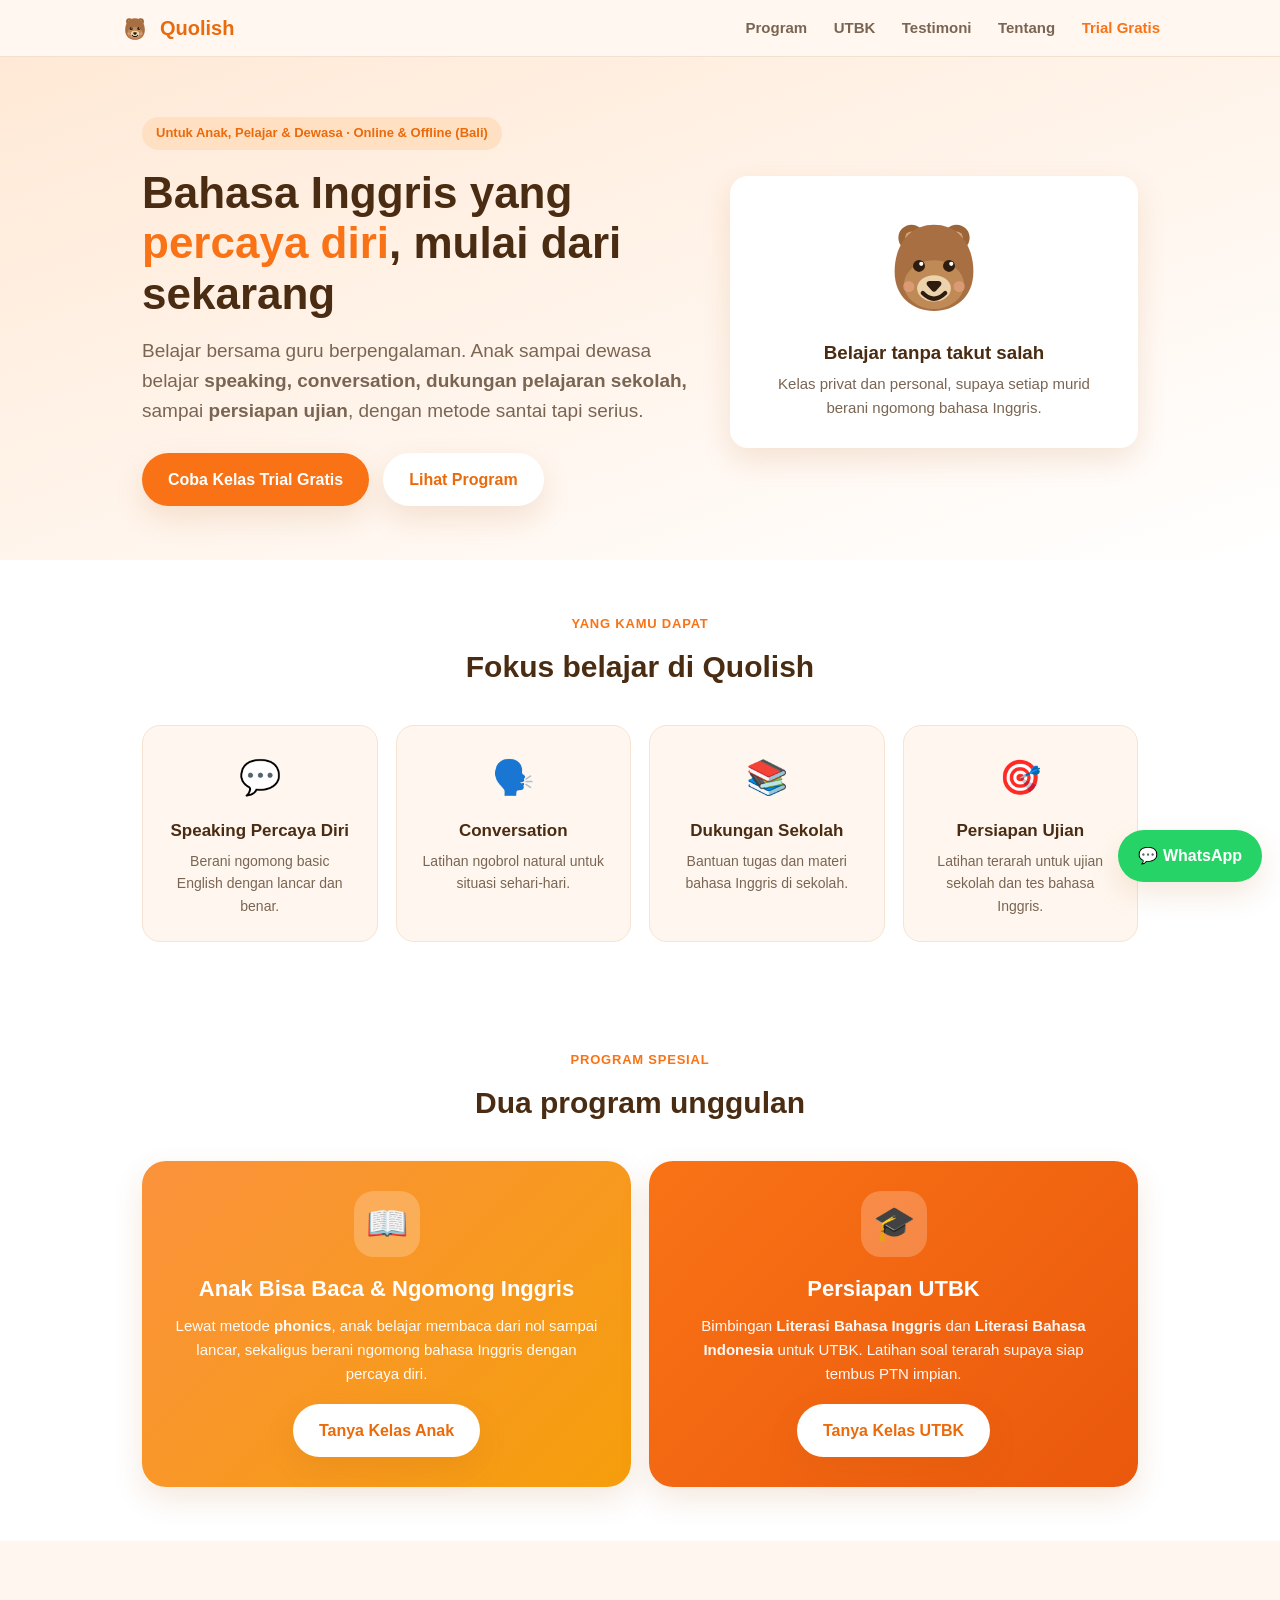
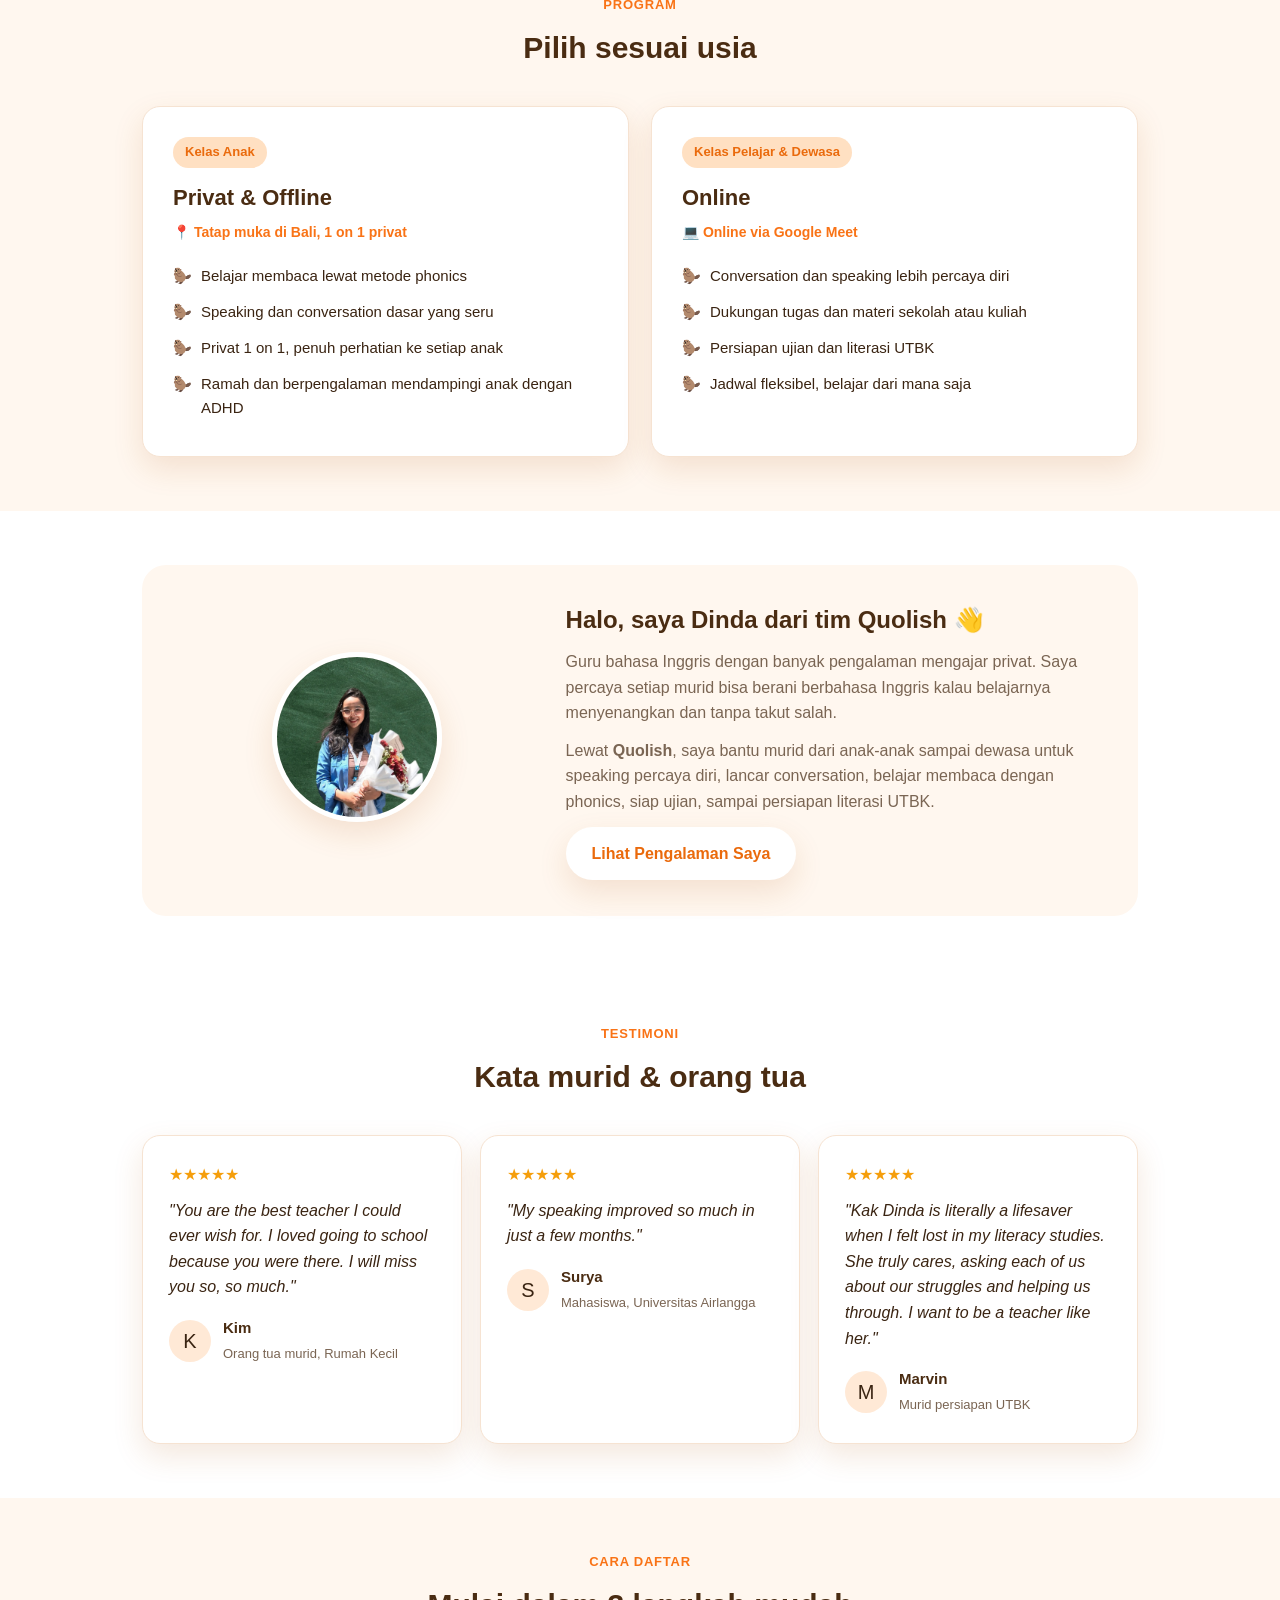
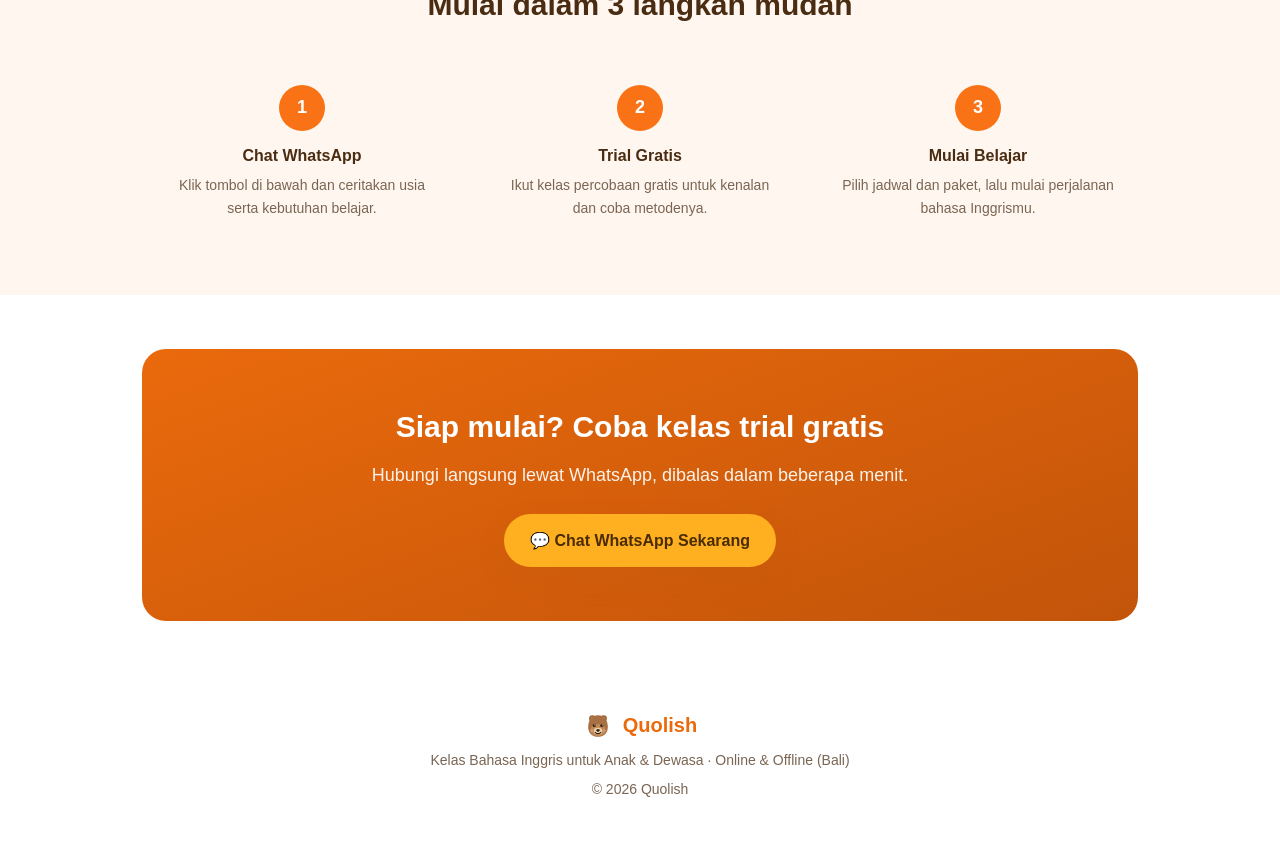
<file: quolish/index.html>
<!DOCTYPE html>
<html lang="id">
<head>
  <meta charset="UTF-8" />
  <meta name="viewport" content="width=device-width, initial-scale=1.0" />
  <title>Quolish | Les Bahasa Inggris Anak &amp; Dewasa, Online &amp; Bali (Phonics, Conversation, UTBK)</title>
  <meta name="description" content="Quolish: les bahasa Inggris untuk anak, pelajar &amp; dewasa. Belajar membaca dengan phonics, conversation, dukungan sekolah, persiapan ujian, literasi Bahasa Inggris &amp; Bahasa Indonesia UTBK. Ramah anak ADHD. Privat offline di Bali &amp; online via Google Meet." />
  <meta name="keywords" content="les bahasa inggris anak, les privat bahasa inggris, kursus bahasa inggris online, les bahasa inggris bali, les phonics anak, persiapan utbk literasi, les bahasa inggris anak adhd, guru bahasa inggris bali" />
  <meta property="og:title" content="Quolish | Les Bahasa Inggris Anak &amp; Dewasa" />
  <meta property="og:description" content="Belajar bahasa Inggris jadi percaya diri. Phonics, conversation, persiapan UTBK. Privat di Bali &amp; online. Trial gratis!" />
  <meta property="og:image" content="https://dindadiazpr.github.io/quolish/missdinda.jpg" />
  <meta property="og:type" content="website" />
  <meta property="og:url" content="https://dindadiazpr.github.io/quolish/" />
  <script type="application/ld+json">
  {
    "@context":"https://schema.org",
    "@type":"EducationalOrganization",
    "name":"Quolish",
    "description":"Les bahasa Inggris untuk anak, pelajar, dan dewasa di Bali. Privat (offline) dan online via Google Meet. Phonics membaca, conversation, persiapan ujian, literasi UTBK. Ramah anak ADHD.",
    "url":"https://dindadiazpr.github.io/quolish/",
    "image":"https://dindadiazpr.github.io/quolish/missdinda.jpg",
    "telephone":"+6281809677772",
    "areaServed":{"@type":"Place","name":"Bali, Indonesia"},
    "address":{"@type":"PostalAddress","addressRegion":"Bali","addressCountry":"ID"},
    "knowsLanguage":["en","id"],
    "sameAs":["https://dindadiazpr.github.io/"]
  }
  </script>
  <style>
    :root{
      --orange:#f97316; --orange-d:#ea6a0c; --amber:#ffb020; --amber-d:#f59e0b;
      --peach:#ffe9d6; --cream:#fff7ef; --ice:#fffaf4;
      --ink:#3a2412; --head:#4a2c12; --muted:#7a6553; --white:#fff;
      --radius:18px; --shadow:0 12px 30px rgba(180,90,20,.14);
    }
    *{box-sizing:border-box;margin:0;padding:0}
    body{font-family:-apple-system,BlinkMacSystemFont,"Segoe UI",Roboto,Helvetica,Arial,sans-serif;color:var(--ink);line-height:1.6;background:var(--white)}
    a{text-decoration:none;color:inherit}
    .wrap{max-width:1040px;margin:0 auto;padding:0 22px}
    .btn{display:inline-block;background:var(--amber);color:#4a2c00;font-weight:700;padding:14px 26px;border-radius:999px;box-shadow:var(--shadow);transition:transform .15s}
    .btn:hover{transform:translateY(-2px)}
    .btn-orange{background:var(--orange);color:#fff}
    .btn-light{background:var(--white);color:var(--orange-d)}

    /* Quokka logo sizing */
    .quokka{display:block}
    .logo .quokka{width:30px;height:30px}
    .hero-quokka .quokka{width:120px;height:120px;margin:0 auto}

    /* Header */
    header{position:sticky;top:0;background:rgba(255,247,239,.92);backdrop-filter:blur(8px);z-index:10;border-bottom:1px solid #f3e1cf}
    .nav{display:flex;align-items:center;justify-content:space-between;padding:12px 0}
    .logo{display:flex;align-items:center;gap:10px;font-weight:800;font-size:20px;color:var(--orange-d)}
    nav.links a{margin-left:22px;color:var(--muted);font-weight:600;font-size:15px}
    nav.links a:hover{color:var(--orange)}
    @media(max-width:640px){nav.links{display:none}}

    /* Hero */
    .hero{background:linear-gradient(160deg,var(--peach),#fff);padding:60px 0 54px}
    .hero-grid{display:grid;grid-template-columns:1.15fr .85fr;gap:36px;align-items:center}
    @media(max-width:780px){.hero-grid{grid-template-columns:1fr;text-align:center}}
    .pill{display:inline-block;background:#ffe0c2;color:var(--orange-d);font-weight:700;font-size:13px;padding:6px 14px;border-radius:999px;margin-bottom:18px}
    .hero h1{font-size:44px;line-height:1.15;color:var(--head);margin-bottom:16px}
    .hero h1 span{color:var(--orange)}
    @media(max-width:780px){.hero h1{font-size:34px}}
    .hero p.lead{font-size:19px;color:var(--muted);margin-bottom:26px}
    .hero-cta{display:flex;gap:14px;flex-wrap:wrap}
    @media(max-width:780px){.hero-cta{justify-content:center}}
    .hero-card{background:var(--white);border-radius:var(--radius);box-shadow:var(--shadow);padding:28px;text-align:center}
    .hero-card h3{color:var(--head);margin:14px 0 4px}
    .hero-card p{color:var(--muted);font-size:15px}

    /* Section */
    section.block{padding:54px 0}
    .eyebrow{color:var(--orange);font-weight:800;letter-spacing:.06em;text-transform:uppercase;font-size:13px;text-align:center;margin-bottom:8px}
    h2.title{text-align:center;color:var(--head);font-size:30px;margin-bottom:34px}

    /* What you get */
    .cards{display:grid;grid-template-columns:repeat(4,1fr);gap:18px}
    @media(max-width:880px){.cards{grid-template-columns:repeat(2,1fr)}}
    @media(max-width:480px){.cards{grid-template-columns:1fr}}
    .card{background:var(--cream);border:1px solid #f6e3d2;border-radius:var(--radius);padding:24px;text-align:center}
    .card .ic{font-size:34px}
    .card h4{color:var(--head);margin:12px 0 6px;font-size:17px}
    .card p{color:var(--muted);font-size:14px}

    /* Special program cards */
    .specials{display:grid;grid-template-columns:1fr 1fr;gap:18px}
    @media(max-width:780px){.specials{grid-template-columns:1fr}}
    .special{color:#fff;border-radius:24px;padding:30px;box-shadow:var(--shadow);text-align:center;display:flex;flex-direction:column}
    .special.kids{background:linear-gradient(135deg,#fb923c,#f59e0b)}
    .special.utbk{background:linear-gradient(135deg,#f97316,#ea580c)}
    .special .badge{width:66px;height:66px;border-radius:20px;background:rgba(255,255,255,.22);display:flex;align-items:center;justify-content:center;font-size:34px;margin:0 auto 14px}
    .special h3{font-size:22px;margin-bottom:8px}
    .special p{opacity:.96;font-size:15px;margin-bottom:18px;flex-grow:1}
    .special .btn{background:#fff;color:var(--orange-d);align-self:center}

    /* Programs */
    .progs{display:grid;grid-template-columns:1fr 1fr;gap:22px}
    @media(max-width:780px){.progs{grid-template-columns:1fr}}
    .prog{border-radius:var(--radius);padding:30px;box-shadow:var(--shadow);background:var(--white);border:1px solid #f6e3d2}
    .prog .tag{font-weight:800;font-size:13px;padding:5px 12px;border-radius:999px;display:inline-block;margin-bottom:12px;background:#ffe0c2;color:var(--orange-d)}
    .prog h3{color:var(--head);font-size:22px;margin-bottom:6px}
    .prog .mode{color:var(--orange);font-weight:700;font-size:14px;margin-bottom:14px}
    .prog ul{list-style:none}
    .prog li{padding:6px 0 6px 28px;position:relative;color:var(--ink);font-size:15px}
    .prog li:before{content:"🦫";position:absolute;left:0}

    /* About */
    .about{display:grid;grid-template-columns:.8fr 1.2fr;gap:30px;align-items:center;background:var(--cream);border-radius:24px;padding:36px}
    @media(max-width:780px){.about{grid-template-columns:1fr;text-align:center}}
    .about .ava{text-align:center}
    .about .ava img{width:170px;height:170px;border-radius:50%;object-fit:cover;box-shadow:var(--shadow);border:5px solid #fff}
    .about h3{color:var(--head);font-size:24px;margin-bottom:10px}
    .about p{color:var(--muted);margin-bottom:12px}

    /* Testimonials */
    .tcards{display:grid;grid-template-columns:repeat(3,1fr);gap:18px}
    @media(max-width:780px){.tcards{grid-template-columns:1fr}}
    .tcard{background:var(--white);border:1px solid #f6e3d2;border-radius:var(--radius);padding:26px;box-shadow:var(--shadow)}
    .tcard .stars{color:var(--amber-d);font-size:16px;margin-bottom:10px}
    .tcard p.quote{color:var(--ink);font-style:italic;margin-bottom:16px}
    .tcard .who{display:flex;align-items:center;gap:12px}
    .tcard .who .av{width:42px;height:42px;border-radius:50%;background:var(--peach);display:flex;align-items:center;justify-content:center;font-size:20px}
    .tcard .who b{color:var(--head);font-size:15px;display:block}
    .tcard .who span{color:var(--muted);font-size:13px}

    /* Steps */
    .steps{display:grid;grid-template-columns:repeat(3,1fr);gap:18px}
    @media(max-width:680px){.steps{grid-template-columns:1fr}}
    .step{text-align:center;padding:22px}
    .step .num{width:46px;height:46px;border-radius:50%;background:var(--orange);color:#fff;font-weight:800;display:flex;align-items:center;justify-content:center;margin:0 auto 12px;font-size:18px}
    .step h4{color:var(--head);margin-bottom:6px}
    .step p{color:var(--muted);font-size:14px}

    /* CTA */
    .cta{background:linear-gradient(160deg,var(--orange-d),#c2540a);color:#fff;text-align:center;padding:54px 22px;border-radius:24px}
    .cta h2{font-size:30px;margin-bottom:10px}
    .cta p{opacity:.92;margin-bottom:24px;font-size:18px}

    footer{text-align:center;color:var(--muted);font-size:14px;padding:34px 0 50px}
    footer .logo{justify-content:center;margin-bottom:8px}

    /* Floating WA */
    .wa-float{position:fixed;right:18px;bottom:18px;background:#25d366;color:#fff;font-weight:700;padding:13px 20px;border-radius:999px;box-shadow:var(--shadow);z-index:20}
  </style>
</head>
<body>

  <!-- Reusable quokka logo as an SVG symbol -->
  <svg width="0" height="0" style="position:absolute" aria-hidden="true">
    <symbol id="quokka" viewBox="0 0 64 64">
      <!-- ears -->
      <circle cx="20" cy="18" r="7" fill="#9c6537"/>
      <circle cx="44" cy="18" r="7" fill="#9c6537"/>
      <circle cx="20" cy="18" r="3.4" fill="#d9a675"/>
      <circle cx="44" cy="18" r="3.4" fill="#d9a675"/>
      <!-- round chubby head -->
      <path d="M32 11 C46 11 53 23 53 36 C53 50 43 57 32 57 C21 57 11 50 11 36 C11 23 18 11 32 11 Z" fill="#a86f43"/>
      <!-- lighter cheeks -->
      <ellipse cx="32" cy="43" rx="16" ry="13" fill="#c08a57"/>
      <!-- muzzle -->
      <ellipse cx="32" cy="45" rx="9" ry="7" fill="#ecd2ad"/>
      <!-- eyes -->
      <circle cx="24" cy="33" r="3.2" fill="#2e1d0f"/>
      <circle cx="40" cy="33" r="3.2" fill="#2e1d0f"/>
      <circle cx="25.2" cy="31.9" r="1.1" fill="#fff"/>
      <circle cx="41.2" cy="31.9" r="1.1" fill="#fff"/>
      <!-- nose -->
      <path d="M29.5 41 h5 a1.5 1.5 0 0 1 1.1 2.5 l-2.5 2.8 a1.4 1.4 0 0 1 -2.2 0 l-2.5 -2.8 a1.5 1.5 0 0 1 1.1 -2.5 Z" fill="#2e1d0f"/>
      <!-- signature quokka grin -->
      <path d="M26 47.5 Q32 53.5 38 47.5" stroke="#2e1d0f" stroke-width="2.2" fill="none" stroke-linecap="round"/>
      <!-- blush -->
      <circle cx="18.5" cy="44" r="3" fill="#f3a98f" opacity=".5"/>
      <circle cx="45.5" cy="44" r="3" fill="#f3a98f" opacity=".5"/>
    </symbol>
  </svg>

  <header>
    <div class="wrap nav">
      <div class="logo"><svg class="quokka"><use href="#quokka"/></svg> Quolish</div>
      <nav class="links">
        <a href="#program">Program</a>
        <a href="#utbk">UTBK</a>
        <a href="#testimoni">Testimoni</a>
        <a href="#tentang">Tentang</a>
        <a href="#daftar" style="color:var(--orange)">Trial Gratis</a>
      </nav>
    </div>
  </header>

  <!-- HERO -->
  <section class="hero">
    <div class="wrap hero-grid">
      <div>
        <span class="pill">Untuk Anak, Pelajar &amp; Dewasa · Online &amp; Offline (Bali)</span>
        <h1>Bahasa Inggris yang <span>percaya diri</span>, mulai dari sekarang</h1>
        <p class="lead">Belajar bersama guru berpengalaman. Anak sampai dewasa belajar <strong>speaking, conversation, dukungan pelajaran sekolah,</strong> sampai <strong>persiapan ujian</strong>, dengan metode santai tapi serius.</p>
        <div class="hero-cta">
          <a class="btn btn-orange" href="#daftar">Coba Kelas Trial Gratis</a>
          <a class="btn btn-light" href="#program">Lihat Program</a>
        </div>
      </div>
      <div class="hero-card">
        <div class="hero-quokka"><svg class="quokka"><use href="#quokka"/></svg></div>
        <h3>Belajar tanpa takut salah</h3>
        <p>Kelas privat dan personal, supaya setiap murid berani ngomong bahasa Inggris.</p>
      </div>
    </div>
  </section>

  <!-- WHAT YOU GET -->
  <section class="block" id="manfaat">
    <div class="wrap">
      <div class="eyebrow">Yang Kamu Dapat</div>
      <h2 class="title">Fokus belajar di Quolish</h2>
      <div class="cards">
        <div class="card"><div class="ic">💬</div><h4>Speaking Percaya Diri</h4><p>Berani ngomong basic English dengan lancar dan benar.</p></div>
        <div class="card"><div class="ic">🗣️</div><h4>Conversation</h4><p>Latihan ngobrol natural untuk situasi sehari-hari.</p></div>
        <div class="card"><div class="ic">📚</div><h4>Dukungan Sekolah</h4><p>Bantuan tugas dan materi bahasa Inggris di sekolah.</p></div>
        <div class="card"><div class="ic">🎯</div><h4>Persiapan Ujian</h4><p>Latihan terarah untuk ujian sekolah dan tes bahasa Inggris.</p></div>
      </div>
    </div>
  </section>

  <!-- SPECIAL PROGRAMS -->
  <section class="block" id="spesial">
    <div class="wrap">
      <div class="eyebrow">Program Spesial</div>
      <h2 class="title">Dua program unggulan</h2>
      <div class="specials">
        <div class="special kids">
          <div class="badge">📖</div>
          <h3>Anak Bisa Baca &amp; Ngomong Inggris</h3>
          <p>Lewat metode <strong>phonics</strong>, anak belajar membaca dari nol sampai lancar, sekaligus berani ngomong bahasa Inggris dengan percaya diri.</p>
          <a class="btn" href="#daftar">Tanya Kelas Anak</a>
        </div>
        <div class="special utbk" id="utbk">
          <div class="badge">🎓</div>
          <h3>Persiapan UTBK</h3>
          <p>Bimbingan <strong>Literasi Bahasa Inggris</strong> dan <strong>Literasi Bahasa Indonesia</strong> untuk UTBK. Latihan soal terarah supaya siap tembus PTN impian.</p>
          <a class="btn" href="#daftar">Tanya Kelas UTBK</a>
        </div>
      </div>
    </div>
  </section>

  <!-- PROGRAMS -->
  <section class="block" id="program" style="background:var(--cream)">
    <div class="wrap">
      <div class="eyebrow">Program</div>
      <h2 class="title">Pilih sesuai usia</h2>
      <div class="progs">
        <div class="prog">
          <span class="tag">Kelas Anak</span>
          <h3>Privat &amp; Offline</h3>
          <div class="mode">📍 Tatap muka di Bali, 1 on 1 privat</div>
          <ul>
            <li>Belajar membaca lewat metode phonics</li>
            <li>Speaking dan conversation dasar yang seru</li>
            <li>Privat 1 on 1, penuh perhatian ke setiap anak</li>
            <li>Ramah dan berpengalaman mendampingi anak dengan ADHD</li>
          </ul>
        </div>
        <div class="prog">
          <span class="tag">Kelas Pelajar &amp; Dewasa</span>
          <h3>Online</h3>
          <div class="mode">💻 Online via Google Meet</div>
          <ul>
            <li>Conversation dan speaking lebih percaya diri</li>
            <li>Dukungan tugas dan materi sekolah atau kuliah</li>
            <li>Persiapan ujian dan literasi UTBK</li>
            <li>Jadwal fleksibel, belajar dari mana saja</li>
          </ul>
        </div>
      </div>
    </div>
  </section>

  <!-- ABOUT -->
  <section class="block" id="tentang">
    <div class="wrap">
      <div class="about">
        <div class="ava"><img src="missdinda.jpg" alt="Dinda dari tim Quolish" /></div>
        <div>
          <h3>Halo, saya Dinda dari tim Quolish 👋</h3>
          <p>Guru bahasa Inggris dengan banyak pengalaman mengajar privat. Saya percaya setiap murid bisa berani berbahasa Inggris kalau belajarnya menyenangkan dan tanpa takut salah.</p>
          <p>Lewat <strong>Quolish</strong>, saya bantu murid dari anak-anak sampai dewasa untuk speaking percaya diri, lancar conversation, belajar membaca dengan phonics, siap ujian, sampai persiapan literasi UTBK.</p>
          <a class="btn btn-light" style="box-shadow:var(--shadow)" href="https://dindadiazpr.github.io" target="_blank" rel="noopener">Lihat Pengalaman Saya</a>
        </div>
      </div>
    </div>
  </section>

  <!-- TESTIMONIALS -->
  <!-- GANTI teks placeholder di bawah dengan testimoni ASLI dari murid / orang tua. Jangan pakai testimoni palsu. -->
  <section class="block" id="testimoni">
    <div class="wrap">
      <div class="eyebrow">Testimoni</div>
      <h2 class="title">Kata murid &amp; orang tua</h2>
      <div class="tcards">
        <div class="tcard">
          <div class="stars">★★★★★</div>
          <p class="quote">"You are the best teacher I could ever wish for. I loved going to school because you were there. I will miss you so, so much."</p>
          <div class="who"><div class="av">K</div><div><b>Kim</b><span>Orang tua murid, Rumah Kecil</span></div></div>
        </div>
        <div class="tcard">
          <div class="stars">★★★★★</div>
          <p class="quote">"My speaking improved so much in just a few months."</p>
          <div class="who"><div class="av">S</div><div><b>Surya</b><span>Mahasiswa, Universitas Airlangga</span></div></div>
        </div>
        <div class="tcard">
          <div class="stars">★★★★★</div>
          <p class="quote">"Kak Dinda is literally a lifesaver when I felt lost in my literacy studies. She truly cares, asking each of us about our struggles and helping us through. I want to be a teacher like her."</p>
          <div class="who"><div class="av">M</div><div><b>Marvin</b><span>Murid persiapan UTBK</span></div></div>
        </div>
      </div>
    </div>
  </section>

  <!-- STEPS -->
  <section class="block" id="cara" style="background:var(--cream)">
    <div class="wrap">
      <div class="eyebrow">Cara Daftar</div>
      <h2 class="title">Mulai dalam 3 langkah mudah</h2>
      <div class="steps">
        <div class="step"><div class="num">1</div><h4>Chat WhatsApp</h4><p>Klik tombol di bawah dan ceritakan usia serta kebutuhan belajar.</p></div>
        <div class="step"><div class="num">2</div><h4>Trial Gratis</h4><p>Ikut kelas percobaan gratis untuk kenalan dan coba metodenya.</p></div>
        <div class="step"><div class="num">3</div><h4>Mulai Belajar</h4><p>Pilih jadwal dan paket, lalu mulai perjalanan bahasa Inggrismu.</p></div>
      </div>
    </div>
  </section>

  <!-- CTA -->
  <section class="block" id="daftar">
    <div class="wrap">
      <div class="cta">
        <h2>Siap mulai? Coba kelas trial gratis</h2>
        <p>Hubungi langsung lewat WhatsApp, dibalas dalam beberapa menit.</p>
        <a class="btn" href="https://wa.me/6281809677772?text=Halo%20Quolish%2C%20saya%20mau%20tanya%20soal%20kelas%20bahasa%20Inggris" target="_blank" rel="noopener">💬 Chat WhatsApp Sekarang</a>
      </div>
    </div>
  </section>

  <footer>
    <div class="wrap">
      <div class="logo"><svg class="quokka"><use href="#quokka"/></svg> Quolish</div>
      <p>Kelas Bahasa Inggris untuk Anak &amp; Dewasa · Online &amp; Offline (Bali)</p>
      <p style="margin-top:6px">© 2026 Quolish</p>
    </div>
  </footer>

  <!-- Floating WhatsApp button -->
  <a class="wa-float" href="https://wa.me/6281809677772?text=Halo%20Quolish%2C%20saya%20mau%20tanya%20soal%20kelas%20bahasa%20Inggris" target="_blank" rel="noopener">💬 WhatsApp</a>

</body>
</html>
</file>
